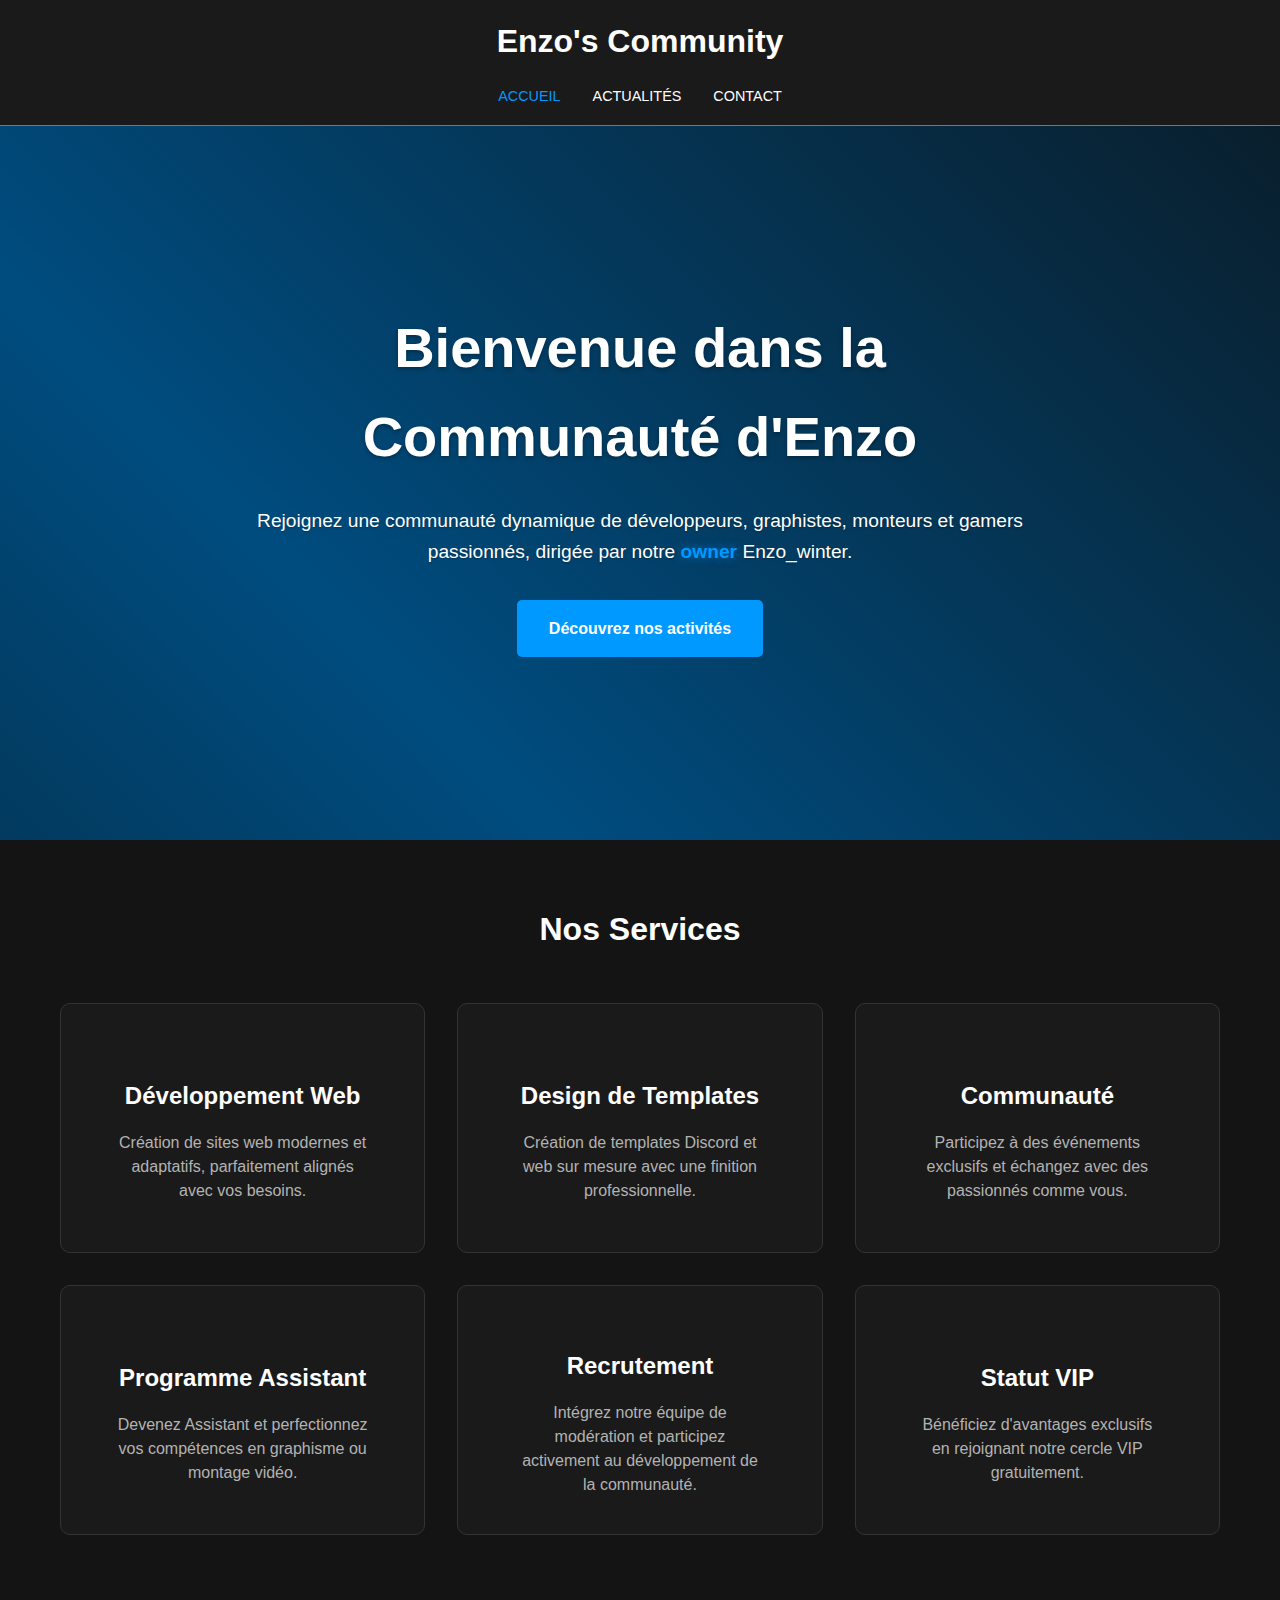
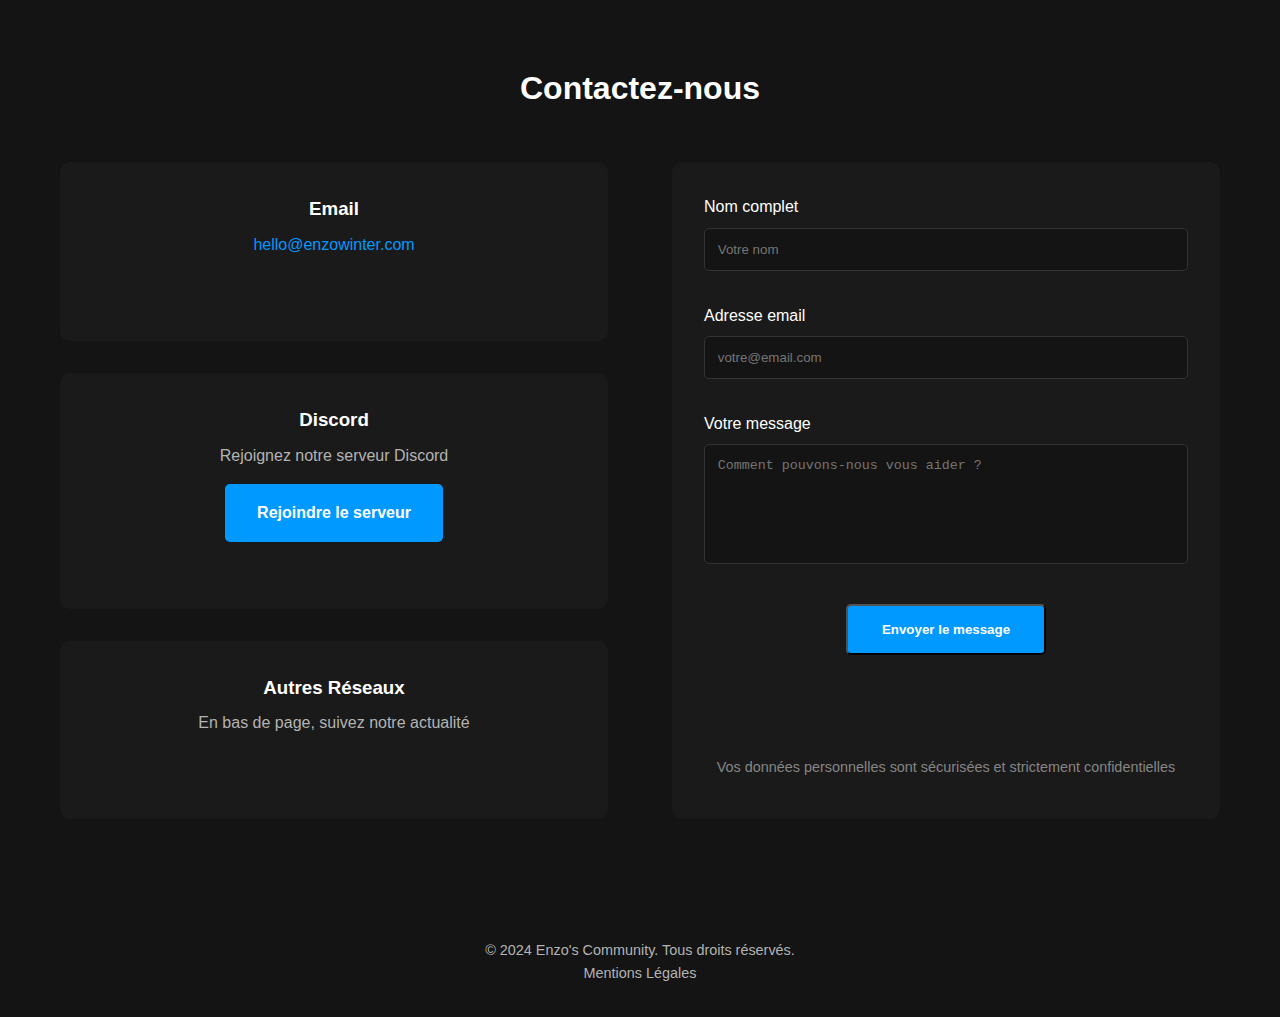
<file: templates/index.html>
<!DOCTYPE html>
<html lang="fr">
<head>
    <meta charset="UTF-8"/>
    <meta name="viewport" content="width=device-width, initial-scale=1.0"/>
    <meta
            name="description"
            content="Enzo's Community - Une communauté passionnée de développeurs, graphistes, monteurs et gameurs."
    />
    <meta name="theme-color" content="#0099ff"/>
    <meta name="robots" content="index, follow"/>
    <meta property="og:title" content="Enzo's Community"/>
    <meta
            property="og:description"
            content="Une communauté passionnée de développeurs, graphistes, monteurs et gameurs."
    />
    <meta property="og:type" content="website"/>
    <title>Enzo's Community</title>
    <link rel="icon" type="image/x-icon" href="/static/favicon.ico"/>
    <link rel="stylesheet" href="/static/styles.css"/>
    <link
            rel="stylesheet"
            href="https://cdnjs.cloudflare.com/ajax/libs/font-awesome/6.5.1/css/all.min.css"
            integrity="sha512-DTOQO9RWCH3ppGqcWaEA1BIZOC6xxalwEsw9c2QQeAIftl+Vegovlnee1c9QX4TctnWMn13TZye+giMm8e2LwA=="
            crossorigin="anonymous"
            referrerpolicy="no-referrer"
    />
</head>
<body>
<header>
    <h1>Enzo's Community</h1>
    <nav>
        <ul>
            <li><a href="#home" class="active">ACCUEIL</a></li>
            <li><a href="news.html">ACTUALITÉS</a></li>
            <li><a href="#contact">CONTACT</a></li>
        </ul>
    </nav>
</header>

<main>
    <section id="home" class="hero">
        <div class="hero-content">
            <h2>Bienvenue dans la Communauté d'Enzo</h2>
            <p>
                Rejoignez une communauté dynamique de développeurs, graphistes,
                monteurs et gamers passionnés, dirigée par notre
                <strong>owner</strong> Enzo_winter.
            </p>
            <a href="#services" class="cta-button">Découvrez nos activités</a>
        </div>
    </section>

    <!-- Services Section -->
    <section id="services" class="services">
        <div class="container">
            <h2>Nos Services</h2>
            <div class="service-grid">
                <a href="#" id="open-development-modal">
                    <div class="service-item">
                        <i class="fas fa-code fa-3x"></i>
                        <h3>Développement Web</h3>
                        <p>Création de sites web modernes et adaptatifs, parfaitement alignés avec vos besoins.</p>
                    </div>
                </a>
                <a href="#" id="open-design-modal">
                    <div class="service-item">
                        <i class="fas fa-paint-brush fa-3x"></i>
                        <h3>Design de Templates</h3>
                        <p>Création de templates Discord et web sur mesure avec une finition professionnelle.</p>
                    </div>
                </a>
                <a href="#" id="open-community-modal">
                    <div class="service-item">
                        <i class="fas fa-users fa-3x"></i>
                        <h3>Communauté</h3>
                        <p>Participez à des événements exclusifs et échangez avec des passionnés comme vous.</p>
                    </div>
                </a>
                <a href="#" id="open-assistant-modal">
                    <div class="service-item">
                        <i class="fas fa-graduation-cap fa-3x"></i>
                        <h3>Programme Assistant</h3>
                        <p>Devenez Assistant et perfectionnez vos compétences en graphisme ou montage vidéo.</p>
                    </div>
                </a>
                <a href="#" id="open-recruitment-modal">
                    <div class="service-item">
                        <i class="fas fa-briefcase fa-3x"></i>
                        <h3>Recrutement</h3>
                        <p>Intégrez notre équipe de modération et participez activement au développement de la
                            communauté.</p>
                    </div>
                </a>
                <a href="#" id="open-vip-modal">
                    <div class="service-item">
                        <i class="fas fa-crown fa-3x"></i>
                        <h3>Statut VIP</h3>
                        <p>Bénéficiez d'avantages exclusifs en rejoignant notre cercle VIP gratuitement.</p>
                    </div>
                </a>
            </div>
        </div>
    </section>

    <!-- Modals -->
    <div id="development-modal" class="modal">
        <div class="modal-content">
            <span class="close-modal">&times;</span>
            <h2>Développement Web</h2>
            <ul>
                <li>Création de sites web responsive</li>
                <li>Développement front-end et back-end</li>
                <li>Intégration de technologies modernes</li>
                <li>Optimisation des performances</li>
            </ul>
        </div>
    </div>

    <div id="design-modal" class="modal">
        <div class="modal-content">
            <span class="close-modal">&times;</span>
            <h2>Design de Templates</h2>
            <ul>
                <li>Création de templates sur mesure</li>
                <li>Design graphique professionnel</li>
                <li>Personnalisation avancée</li>
            </ul>
        </div>
    </div>

    <div id="community-modal" class="modal">
        <div class="modal-content">
            <span class="close-modal">&times;</span>
            <h2>Communauté</h2>
            <ul>
                <li>Événements exclusifs</li>
                <li>Partage avec des passionnés</li>
                <li>Accès à des ressources communautaires</li>
            </ul>
        </div>
    </div>

    <div id="assistant-modal" class="modal">
        <div class="modal-content">
            <span class="close-modal">&times;</span>
            <h2>Programme Assistant</h2>
            <ul>
                <li>Aider la communauté</li>
                <li>Montage vidéo et graphisme</li>
                <li>L'Owner peut vous demandez quelque chose</li>
            </ul>
        </div>
    </div>

    <div id="recruitment-modal" class="modal">
        <div class="modal-content">
            <span class="close-modal">&times;</span>
            <h2>Recrutement</h2>
            <ul>
                <li>Opportunités de modération</li>
                <li>Développement de compétences</li>
                <li>Participation active à la communauté</li>
            </ul>
        </div>
    </div>

    <div id="vip-modal" class="modal">
        <div class="modal-content">
            <span class="close-modal">&times;</span>
            <h2>Statut VIP</h2>
            <ul>
                <li>Avantages exclusifs</li>
                <li>Accès prioritaire aux événements</li>
                <li>Offres spéciales</li>
            </ul>
        </div>
    </div>


    <section id="contact" class="contact">
        <div class="container">
            <h2>Contactez-nous</h2>
            <div class="contact-content">
                <div class="contact-info">
                    <div class="contact-method">
                        <i class="fas fa-envelope"></i>
                        <h3>Email</h3>
                        <p>
                            <a href="mailto:hello@enzowinter.com">hello@enzowinter.com</a>
                        </p>
                    </div>
                    <div class="contact-method">
                        <i class="fab fa-discord"></i>
                        <h3>Discord</h3>
                        <p>Rejoignez notre serveur Discord</p>
                        <a
                                href="https://discord.gg/kWPmYnPSys"
                                class="cta-button"
                                target="_blank"
                                rel="noopener"
                        >Rejoindre le serveur</a
                        >
                    </div>
                    <div class="contact-method">
                        <i class="fab fa-stack-exchange"></i>
                        <h3>Autres Réseaux</h3>
                        <p>En bas de page, suivez notre actualité</p>
                    </div>
                </div>
                <form
                        id="contact-form"
                        class="contact-form"
                        action="https://formsubmit.co/hello@enzowinter.com"
                        method="POST"
                >
                    <input
                            type="hidden"
                            name="_subject"
                            value="Nouveau message de contact - Enzo's Community"
                    />
                    <input type="hidden" name="_template" value="table"/>
                    <input type="hidden" name="_captcha" value="false"/>
                    <input
                            type="hidden"
                            name="_next"
                            value="https://enzowinter.com"
                    />
                    <div class="form-group">
                        <label for="name">Nom complet</label>
                        <input
                                type="text"
                                id="name"
                                name="name"
                                required
                                placeholder="Votre nom"
                        />
                    </div>
                    <div class="form-group">
                        <label for="email">Adresse email</label>
                        <input
                                type="email"
                                id="email"
                                name="email"
                                required
                                placeholder="votre@email.com"
                        />
                    </div>
                    <div class="form-group">
                        <label for="message">Votre message</label>
                        <textarea
                                id="message"
                                name="message"
                                required
                                placeholder="Comment pouvons-nous vous aider ?"
                        ></textarea>
                    </div>
                    <button type="submit" class="cta-button">
                        Envoyer le message
                    </button>
                    <div class="form-notice">
                        <i class="fas fa-shield-alt"></i>
                        Vos données personnelles sont sécurisées et strictement
                        confidentielles
                    </div>
                </form>
            </div>
        </div>
    </section>
</main>

<footer>
    <div class="social-links">
        <a
                href="https://discord.gg/kWPmYnPSys"
                target="_blank"
                rel="noopener"
                aria-label="Discord"
        ><i class="fab fa-discord"></i
        ></a>
        <a href="#" class="instagram-link" aria-label="Instagram"
        ><i class="fab fa-instagram"></i
        ></a>
        <a
                href="https://www.twitch.tv/enzo_winter"
                target="_blank"
                rel="noopener"
                aria-label="Twitch"
        ><i class="fab fa-twitch"></i
        ></a>
        <a
                href="https://www.youtube.com/@enzo_winter"
                target="_blank"
                rel="noopener"
                aria-label="YouTube"
        ><i class="fab fa-youtube"></i
        ></a>
        <a
                href="https://github.com/dark-zo"
                target="_blank"
                rel="noopener"
                aria-label="GitHub"
        ><i class="fab fa-github"></i
        ></a>
    </div>
    <p>&copy; 2024 Enzo's Community. Tous droits réservés.</p>
    <p><a href="#" class="mentions-legales">Mentions Légales</a></p>
</footer>

<div id="legal-modal" class="modal">
    <div class="modal-content">
        <span class="close-modal">&times;</span>
        <h2>Mentions Légales</h2>
        <p>
            © 2024 Enzo's Community. Tous droits réservés.<br/><br/>
            Propriétaire du site : Enzo_winter<br/>
            Contact : hello@enzowinter.com<br/><br/>
            Ce site est hébergé sur un serveur personnel.<br/>
            Les données personnelles collectées via le formulaire de contact sont
            uniquement utilisées pour répondre à vos demandes et ne sont pas
            conservées au-delà du temps nécessaire à leur traitement.
        </p>
    </div>
</div>
<script src="/static/scripts.js"></script>
</body>
</html>
</file>
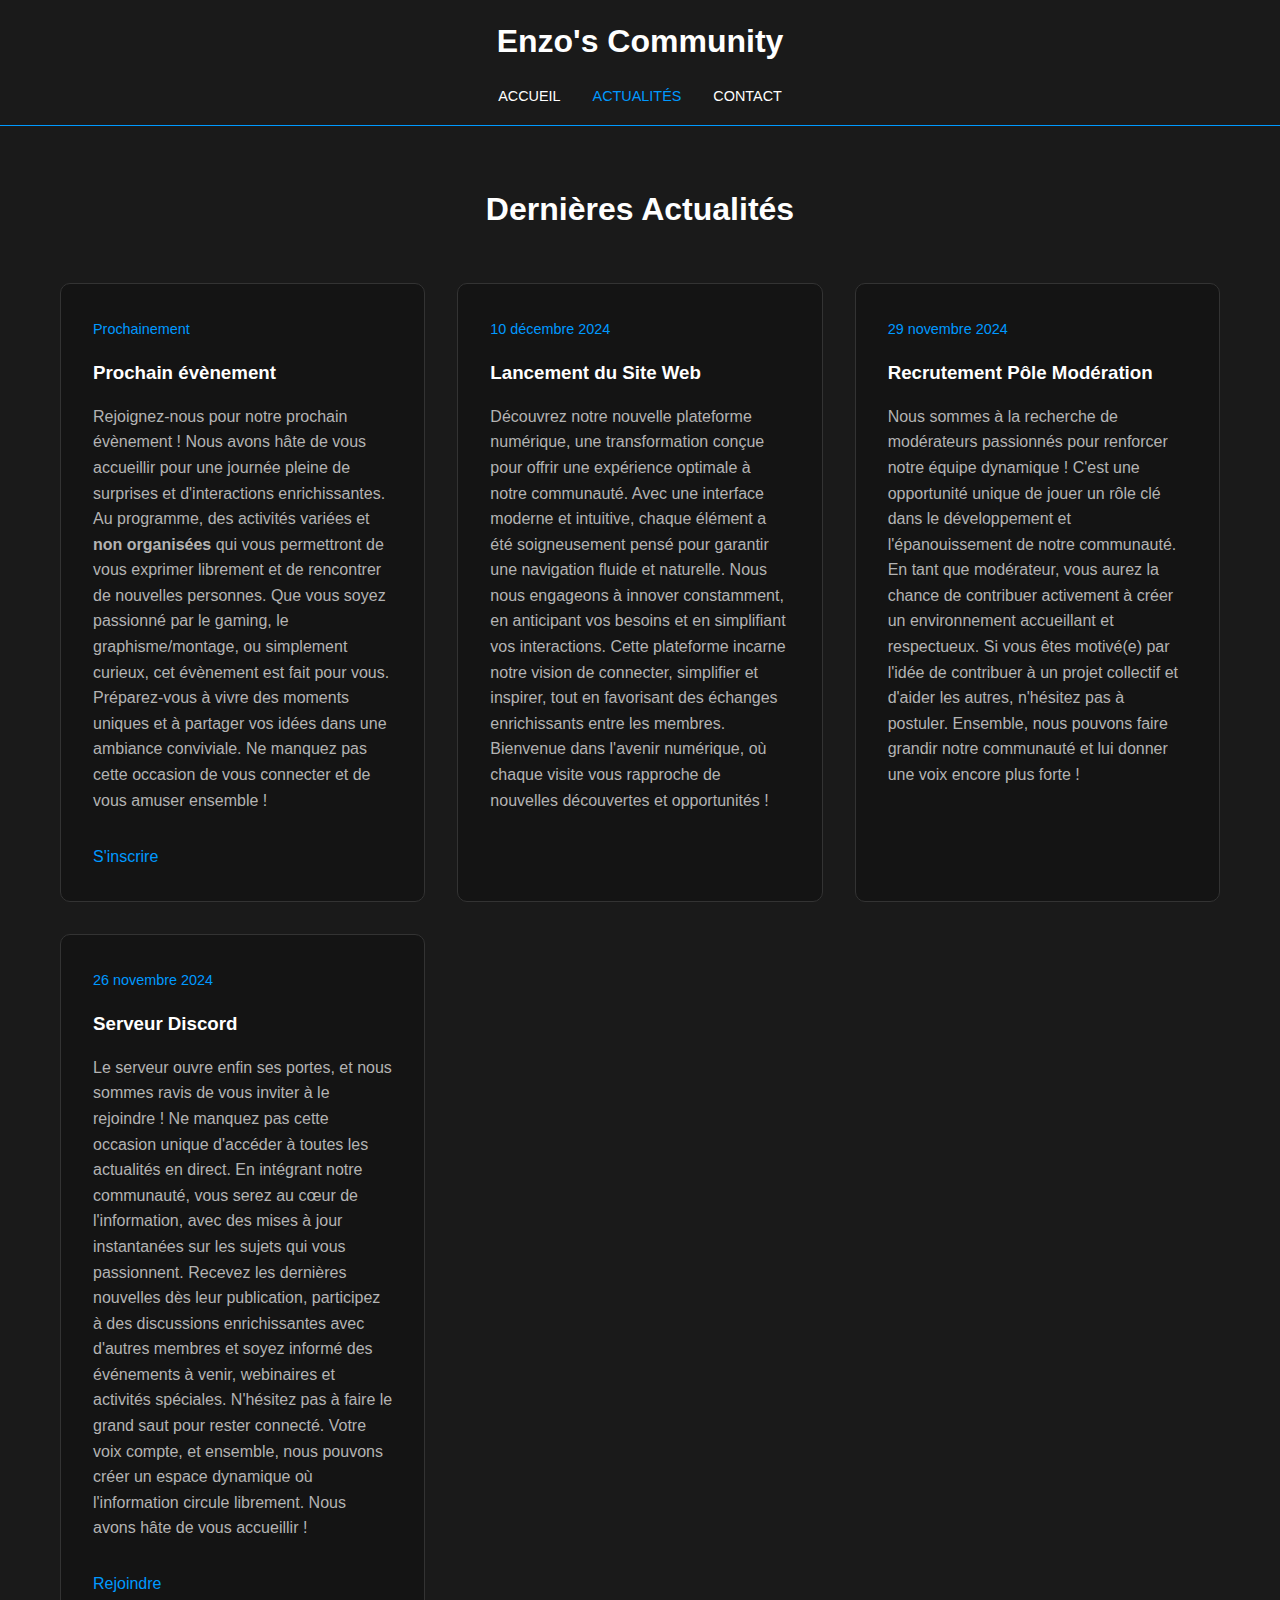
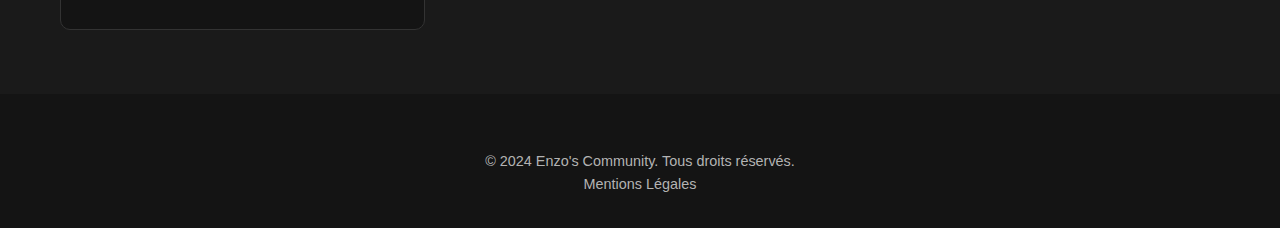
<file: templates/news.html>
<!DOCTYPE html>
<html lang="fr">
<head>
    <meta charset="UTF-8"/>
    <meta name="viewport" content="width=device-width, initial-scale=1.0"/>
    <meta
            name="description"
            content="Actualités de Enzo's Community - Restez informé des dernières nouvelles et événements de notre communauté."
    />
    <meta name="theme-color" content="#0099ff"/>
    <meta name="robots" content="index, follow"/>
    <meta property="og:title" content="Actualités - Enzo's Community"/>
    <meta
            property="og:description"
            content="Restez informé des dernières nouvelles et événements de notre communauté de développeurs, graphistes, monteurs et gameurs."
    />
    <meta property="og:type" content="website"/>
    <title>Actualités - Enzo's Community</title>
    <link rel="icon" type="image/x-icon" href="/static/favicon.ico"/>
    <link rel="stylesheet" href="/static/styles.css"/>
    <link
            rel="stylesheet"
            href="https://cdnjs.cloudflare.com/ajax/libs/font-awesome/6.5.1/css/all.min.css"
            integrity="sha512-DTOQO9RWCH3ppGqcWaEA1BIZOC6xxalwEsw9c2QQeAIftl+Vegovlnee1c9QX4TctnWMn13TZye+giMm8e2LwA=="
            crossorigin="anonymous"
            referrerpolicy="no-referrer"
    />
</head>
<body>
<header>
    <h1>Enzo's Community</h1>
    <nav>
        <ul>
            <li><a href="/">ACCUEIL</a></li>
            <li><a href="news.html" class="active">ACTUALITÉS</a></li>
            <li><a href="/#contact">CONTACT</a></li>
        </ul>
    </nav>
</header>

<main>
    <section id="news" class="news">
        <div class="container">
            <h2>Dernières Actualités</h2>
            <div class="news-grid">
                <!-- Article 1 -->
                <article class="news-item">
                    <div class="news-content">
                        <span class="date">Prochainement</span>
                        <h3>Prochain évènement</h3>
                        <p>
                            Rejoignez-nous pour notre prochain évènement ! Nous avons hâte
                            de vous accueillir pour une journée pleine de surprises et
                            d'interactions enrichissantes. Au programme, des activités
                            variées et <strong>non organisées</strong> qui vous
                            permettront de vous exprimer librement et de rencontrer de
                            nouvelles personnes. Que vous soyez passionné par le gaming,
                            le graphisme/montage, ou simplement curieux, cet évènement est
                            fait pour vous. Préparez-vous à vivre des moments uniques et à
                            partager vos idées dans une ambiance conviviale. Ne manquez
                            pas cette occasion de vous connecter et de vous amuser
                            ensemble !
                        </p>
                        <a href="https://discord.gg/kWPmYnPSys" target="_blank" rel="noopener" class="read-more"
                        >S'inscrire <i class="fas fa-arrow-right"></i
                        ></a>
                    </div>
                </article>
                <!-- Article 2 -->
                <article class="news-item">
                    <div class="news-content">
                        <span class="date">10 décembre 2024</span>
                        <h3>Lancement du Site Web</h3>
                        <p>
                            Découvrez notre nouvelle plateforme numérique, une
                            transformation conçue pour offrir une expérience optimale à
                            notre communauté. Avec une interface moderne et intuitive,
                            chaque élément a été soigneusement pensé pour garantir une
                            navigation fluide et naturelle. Nous nous engageons à innover
                            constamment, en anticipant vos besoins et en simplifiant vos
                            interactions. Cette plateforme incarne notre vision de
                            connecter, simplifier et inspirer, tout en favorisant des
                            échanges enrichissants entre les membres. Bienvenue dans
                            l'avenir numérique, où chaque visite vous rapproche de
                            nouvelles découvertes et opportunités !
                        </p>
                    </div>
                </article>
                <!-- Article 3 -->
                <article class="news-item">
                    <div class="news-content">
                        <span class="date">29 novembre 2024</span>
                        <h3>Recrutement Pôle Modération</h3>
                        <p>
                            Nous sommes à la recherche de modérateurs passionnés pour
                            renforcer notre équipe dynamique ! C'est une opportunité
                            unique de jouer un rôle clé dans le développement et
                            l'épanouissement de notre communauté. En tant que modérateur,
                            vous aurez la chance de contribuer activement à créer un
                            environnement accueillant et respectueux. Si vous êtes
                            motivé(e) par l'idée de contribuer à un projet collectif et
                            d'aider les autres, n'hésitez pas à postuler. Ensemble, nous
                            pouvons faire grandir notre communauté et lui donner une voix
                            encore plus forte !
                        </p>
                    </div>
                </article>
                <!-- Article 4 -->
                <article class="news-item">
                    <div class="news-content">
                        <span class="date">26 novembre 2024</span>
                        <h3>Serveur Discord</h3>
                        <p>
                            Le serveur ouvre enfin ses portes, et nous sommes ravis de
                            vous inviter à le rejoindre ! Ne manquez pas cette occasion
                            unique d'accéder à toutes les actualités en direct. En
                            intégrant notre communauté, vous serez au cœur de
                            l'information, avec des mises à jour instantanées sur les
                            sujets qui vous passionnent. Recevez les dernières nouvelles
                            dès leur publication, participez à des discussions
                            enrichissantes avec d'autres membres et soyez informé des
                            événements à venir, webinaires et activités spéciales.
                            N'hésitez pas à faire le grand saut pour rester connecté.
                            Votre voix compte, et ensemble, nous pouvons créer un espace
                            dynamique où l'information circule librement. Nous avons hâte
                            de vous accueillir !
                        </p>
                        <a href="https://discord.gg/kWPmYnPSys" target="_blank" rel="noopener" class="read-more"
                        >Rejoindre <i class="fas fa-arrow-right"></i
                        ></a>
                    </div>
                </article>
            </div>
        </div>
    </section>
</main>

<footer>
    <div class="social-links">
        <a
                href="https://discord.gg/kWPmYnPSys"
                target="_blank"
                rel="noopener"
                aria-label="Discord"
        ><i class="fab fa-discord"></i
        ></a>
        <a href="#" class="instagram-link" aria-label="Instagram"
        ><i class="fab fa-instagram"></i
        ></a>
        <a
                href="https://www.twitch.tv/enzo_winter"
                target="_blank"
                rel="noopener"
                aria-label="Twitch"
        ><i class="fab fa-twitch"></i
        ></a>
        <a
                href="https://www.youtube.com/@enzo_winter"
                target="_blank"
                rel="noopener"
                aria-label="YouTube"
        ><i class="fab fa-youtube"></i
        ></a>
        <a
                href="https://github.com/dark-zo"
                target="_blank"
                rel="noopener"
                aria-label="GitHub"
        ><i class="fab fa-github"></i
        ></a>
    </div>
    <p>&copy; 2024 Enzo's Community. Tous droits réservés.</p>
    <p><a href="#" class="mentions-legales">Mentions Légales</a></p>
</footer>

<div id="legal-modal" class="modal">
    <div class="modal-content">
        <span class="close-modal">&times;</span>
        <h2>Mentions Légales</h2>
        <p>
            © 2024 Enzo's Community. Tous droits réservés.<br/><br/>
            Propriétaire du site : Enzo_winter<br/>
            Contact : hello@enzowinter.com<br/><br/>
            Ce site est hébergé par [Nom de l'hébergeur].<br/>
            Les données personnelles collectées via le formulaire de contact sont
            uniquement utilisées pour répondre à vos demandes et ne sont pas
            conservées au-delà du temps nécessaire à leur traitement.
        </p>
    </div>
</div>

<script src="/static/scripts.js"></script>
</body>
</html>
</file>
<file: static/styles.css>
:root {
    --primary-color: #0099ff;
    --primary-dark: #0077cc;
    --primary-light: #33adff;
    --background-dark: #1a1a1a;
    --background-darker: #141414;
    --background-light: #2a2a2a;
    --text-color: #ffffff;
    --text-muted: #b3b3b3;
    --border-color: #333333;
    --transition-speed: 0.3s;
}

* {
    margin: 0;
    padding: 0;
    box-sizing: border-box;
}

html {
    scroll-behavior: smooth;
}

body {
    font-family: Arial, sans-serif;
    line-height: 1.6;
    color: var(--text-color);
    background-color: var(--background-dark);
    min-height: 100vh;
    display: flex;
    flex-direction: column;
}

header {
    background-color: var(--background-dark);
    padding: 1rem 0;
    text-align: center;
    border-bottom: 1px solid var(--primary-color);
    position: fixed;
    width: 100%;
    z-index: 1000;
    backdrop-filter: blur(10px);
    -webkit-backdrop-filter: blur(10px);
}

header h1 {
    font-size: 2rem;
    color: var(--text-color);
    margin-bottom: 1rem;
}

nav ul {
    display: flex;
    justify-content: center;
    list-style: none;
    gap: 2rem;
}

nav a {
    text-decoration: none;
    color: var(--text-color);
    font-weight: 500;
    transition: color 0.3s;
    font-size: 0.9rem;
}

nav a:hover,
nav a.active {
    color: var(--primary-color);
}

main {
    flex: 1;
    padding-top: 120px;
}

@keyframes gradientAnimation {
    0% {
        background-position: 0 50%;
    }
    50% {
        background-position: 100% 50%;
    }
    100% {
        background-position: 0 50%;
    }
}

@keyframes fadeIn {
    from {
        opacity: 0;
    }
    to {
        opacity: 1;
    }
}

.hero {
    position: relative;
    min-height: 80vh;
    display: flex;
    align-items: center;
    justify-content: center;
    text-align: center;
    padding: 2rem 1rem;
    background: linear-gradient(
            45deg,
            var(--background-darker),
            var(--primary-color),
            var(--background-dark),
            var(--primary-dark)
    );
    background-size: 300% 300%;
    animation: gradientAnimation 15s ease infinite;
    overflow: hidden;
}

.hero::before {
    content: "";
    position: absolute;
    top: 0;
    left: 0;
    right: 0;
    bottom: 0;
    background: rgba(0, 0, 0, 0.5);
    z-index: 1;
}

.hero::after {
    content: "";
    position: absolute;
    top: 0;
    left: 0;
    right: 0;
    bottom: 0;
    background: url('data:image/svg+xml,<svg viewBox="0 0 100 100" xmlns="http://www.w3.org/2000/svg"><rect width="100" height="100" fill="none" stroke="rgba(255,255,255,0.1)" stroke-width="0.25"/></svg>');
    background-size: 30px 30px;
    opacity: 0.1;
    z-index: 2;
    animation: fadeIn 2s ease-out;
}

.hero-content {
    position: relative;
    z-index: 3;
    max-width: 800px;
}

.hero h2 {
    font-size: 3.5rem;
    margin-bottom: 1.5rem;
    color: var(--text-color);
    text-shadow: 0 2px 4px rgba(0, 0, 0, 0.3);
}

.hero p {
    font-size: 1.2rem;
    margin-bottom: 2rem;
    color: var(--text-color);
    text-shadow: 0 1px 2px rgba(0, 0, 0, 0.3);
}

.hero strong {
    color: var(--primary-color);
    text-shadow: 0 0 10px rgba(0, 153, 255, 0.5);
    font-weight: 700;
}

.cta-button {
    display: inline-block;
    padding: 1rem 2rem;
    background: var(--primary-color);
    color: white !important;
    text-decoration: none;
    border-radius: 5px;
    font-weight: 600;
    transition: all 0.3s;
}

.cta-button:hover {
    transform: translateY(-2px);
    background: var(--primary-light);
    box-shadow: 0 4px 12px rgba(0, 0, 0, 0.2);
    color: white !important;
}

.services {
    padding: 4rem 0;
    background-color: var(--background-darker);
}

.container {
    max-width: 1200px;
    margin: 0 auto;
    padding: 0 20px;
}

.services h2,
.actualites h2,
.contact h2 {
    text-align: center;
    margin-bottom: 3rem;
    font-size: 2rem;
    color: var(--text-color);
}

.service-grid {
    display: grid;
    grid-template-columns: repeat(auto-fit, minmax(300px, 1fr));
    gap: 2rem;
}

.service-grid a {
    text-decoration: none;
    color: inherit;
    display: block;
    height: 100%;
}

.service-item {
    background: var(--background-dark);
    padding: 2rem;
    border-radius: 10px;
    text-align: center;
    color: var(--text-color);
    transition: all 0.3s;
    border: 1px solid var(--border-color);
    height: 100%;
    display: flex;
    flex-direction: column;
    justify-content: center;
    align-items: center;
    min-height: 250px;
}

.service-grid a:hover .service-item {
    transform: translateY(-2px);
    box-shadow: 0 4px 12px rgba(0, 0, 0, 0.2);
    border-color: var(--primary-color);
}

.service-item i {
    color: var(--primary-color);
    margin-bottom: 1.5rem;
}

.service-item h3 {
    margin-bottom: 1rem;
    font-size: 1.5rem;
    color: var(--text-color);
}

.service-item p {
    color: var(--text-muted);
    max-width: 250px;
    margin: 0 auto;
    line-height: 1.5;
}

.actualites {
    padding: 4rem 0;
    background-color: var(--background-dark);
}

.news-grid {
    display: grid;
    grid-template-columns: repeat(auto-fit, minmax(300px, 1fr));
    gap: 2rem;
}

.news-item {
    background: var(--background-darker);
    border-radius: 10px;
    overflow: hidden;
    transition: transform 0.3s;
    position: relative;
    min-height: 200px;
}

.news-content {
    padding: 2rem 2rem 4rem;
    height: 100%;
    position: relative;
}

.date {
    color: var(--primary-color);
    font-size: 0.9rem;
}

.news-item h3 {
    margin: 1rem 0;
    color: var(--text-color);
}

.news-item p {
    color: var(--text-muted);
    margin-bottom: 1.5rem;
}

.read-more {
    position: absolute;
    bottom: 0;
    left: 2rem;
    padding-bottom: 2rem;
    text-decoration: none;
    color: var(--primary-color);
    display: flex;
    align-items: center;
    gap: 0.5rem;
    transition: all 0.3s;
}

.read-more:hover {
    color: var(--primary-light);
    transform: translateY(-2px);
}

.read-more i {
    font-size: 0.8em;
    transition: transform 0.3s;
}

.read-more:hover i {
    transform: translateX(4px);
}

.contact {
    padding: 4rem 0;
    background-color: var(--background-darker);
}

.contact-content {
    display: grid;
    grid-template-columns: repeat(auto-fit, minmax(300px, 1fr));
    gap: 4rem;
}

.contact-info {
    display: grid;
    gap: 2rem;
}

.contact-method {
    text-align: center;
    padding: 2rem;
    background: var(--background-dark);
    border-radius: 10px;
}

.contact-method i {
    font-size: 2.5rem;
    color: var(--primary-color);
    margin-bottom: 1rem;
}

.contact-method h3 {
    margin-bottom: 0.5rem;
    color: var(--text-color);
}

.contact-method p {
    color: var(--text-muted);
    margin-bottom: 1rem;
}

.contact-method a:not(.cta-button) {
    color: var(--primary-color);
    text-decoration: none;
    transition: color 0.3s;
}

.contact-method a:not(.cta-button):hover {
    color: var(--primary-light);
}

.contact-form {
    background: var(--background-dark);
    padding: 2rem 2rem 0 2rem;
    border-radius: 10px;
    display: flex;
    flex-direction: column;
    gap: 1rem;
}

.form-group {
    margin-bottom: 1rem;
}

.form-group:last-of-type {
    margin-bottom: 0.5rem;
}

.form-group label {
    display: block;
    margin-bottom: 0.5rem;
    color: var(--text-color);
}

.form-group input,
.form-group textarea {
    width: 100%;
    padding: 0.8rem;
    background: var(--background-darker);
    border: 1px solid var(--border-color);
    border-radius: 5px;
    color: var(--text-color);
    transition: border-color 0.3s;
}

.form-group textarea {
    height: 120px;
    resize: none;
}

.form-group input:focus,
.form-group textarea:focus {
    outline: none;
    border-color: var(--primary-color);
}

.contact-form .cta-button {
    margin: 0 auto;
    display: block;
    min-width: 200px;
}

footer {
    background: var(--background-darker);
    padding: 2rem 0;
    text-align: center;
    margin-top: auto;
}

.social-links {
    display: flex;
    justify-content: center;
    gap: 2rem;
    margin-bottom: 1.5rem;
}

.social-links a {
    color: var(--text-muted);
    font-size: 1.5rem;
    transition: color 0.3s;
}

.social-links a:hover {
    color: var(--primary-color);
}

footer p {
    color: var(--text-muted);
    font-size: 0.9rem;
}

footer a {
    color: var(--text-muted);
    text-decoration: none;
    transition: color 0.3s;
}

footer a:hover {
    color: var(--primary-color);
}

@media (max-width: 768px) {
    .hero h2 {
        font-size: 2.5rem;
    }

    .contact-content {
        gap: 2rem;
    }

    .service-grid,
    .news-grid {
        grid-template-columns: 1fr;
    }
}

.modal {
    display: none;
    position: fixed;
    top: 0;
    left: 0;
    width: 100%;
    height: 100%;
    background-color: rgba(0, 0, 0, 0.8);
    z-index: 1001;
    opacity: 0;
    transition: opacity 0.3s ease-in-out;
}

.modal.active {
    display: flex;
    opacity: 1;
    align-items: center;
    justify-content: center;
}

.modal-content {
    background-color: var(--background-dark);
    padding: 2rem;
    border-radius: 10px;
    max-width: 600px;
    width: 90%;
    position: relative;
    transform: translateY(-20px);
    transition: transform 0.3s ease-in-out;
}

.modal.active .modal-content {
    transform: translateY(0);
}

.modal-content h2 {
    color: var(--text-color);
    margin-bottom: 1rem;
    font-size: 1.8rem;
}

.modal-content p {
    color: var(--text-muted);
    line-height: 1.6;
}

.close-modal {
    position: absolute;
    right: 1rem;
    top: 1rem;
    font-size: 1.5rem;
    color: var(--text-muted);
    cursor: pointer;
    transition: color 0.3s;
}

.close-modal:hover {
    color: var(--primary-color);
}

.contact-stats {
    display: flex;
    justify-content: space-around;
    align-items: center;
    margin-top: 2rem;
    padding: 1rem;
    background: var(--background-darker);
    border-radius: 0 0 10px 10px;
    border-top: 1px solid var(--border-color);
}

.stat-item {
    display: flex;
    flex-direction: column;
    align-items: center;
    gap: 0.5rem;
    color: var(--text-muted);
}

.stat-item i {
    color: var(--primary-color);
    font-size: 1.5rem;
}

.stat-item span {
    font-size: 0.9rem;
    font-weight: 500;
}

.form-notice {
    text-align: center;
    color: var(--text-muted);
    font-size: 0.9rem;
    margin-top: 6rem;
    margin-bottom: 2rem;
    padding: 0.5rem;
    display: flex;
    flex-direction: column;
    align-items: center;
    justify-content: center;
    gap: 0.8rem;
    opacity: 0.7;
}

.form-notice i {
    color: var(--primary-color);
    font-size: 2rem;
    margin-top: -2rem;
}

.error-container {
    min-height: 100vh;
    display: flex;
    flex-direction: column;
    justify-content: center;
    align-items: center;
    text-align: center;
    padding: 2rem;
}

.error-container h1 {
    font-size: 6rem;
    margin: 0;
    color: #333;
}

.error-container p {
    font-size: 1.5rem;
    margin: 1rem 0 2rem;
    color: #666;
}

.error-container .btn {
    display: inline-block;
    padding: 0.8rem 1.5rem;
    background-color: #333;
    color: white;
    text-decoration: none;
    border-radius: 4px;
    transition: background-color 0.3s;
}

.error-container .btn:hover {
    background-color: #555;
}

.modal {
    display: none;
    position: fixed;
    top: 0;
    left: 0;
    width: 100%;
    height: 100%;
    background-color: rgba(0, 0, 0, 0.8);
    z-index: 1001;
    opacity: 0;
    transition: opacity var(--transition-speed) ease-in-out;
}

.modal.active {
    display: flex;
    opacity: 1;
    align-items: center;
    justify-content: center;
}

.modal-content {
    background-color: var(--background-dark);
    padding: 2rem;
    border-radius: 10px;
    max-width: 600px;
    width: 90%;
    position: relative;
    transform: translateY(-20px);
    transition: transform var(--transition-speed) ease-in-out;
}

.modal.active .modal-content {
    transform: translateY(0);
}

.modal-content h2 {
    color: var(--text-color);
    margin-bottom: 1rem;
    font-size: 1.8rem;
}

.modal-content ul {
    list-style: none;
    padding: 0;
    margin: 0;
}

.modal-content ul li {
    color: var(--text-muted);
    margin-bottom: 0.5rem;
}

.close-modal {
    position: absolute;
    right: 1rem;
    top: 1rem;
    font-size: 1.5rem;
    color: var(--text-muted);
    cursor: pointer;
    transition: color var(--transition-speed);
}

.close-modal:hover {
    color: var(--primary-color);
}

.news {
    padding: 4rem 0;
    background-color: var(--background-dark);
}

.news h2 {
    text-align: center;
    margin-bottom: 3rem;
    font-size: 2rem;
    color: var(--text-color);
}

.news-grid {
    display: grid;
    grid-template-columns: repeat(auto-fit, minmax(300px, 1fr));
    gap: 2rem;
}

.news-item {
    background: var(--background-darker);
    border-radius: 10px;
    overflow: hidden;
    transition: transform 0.3s;
    position: relative;
    min-height: 200px;
    border: 1px solid var(--border-color);
}

.news-item:hover {
    transform: translateY(-2px);
    box-shadow: 0 4px 12px rgba(0, 0, 0, 0.2);
    border-color: var(--primary-color);
}
</file>
